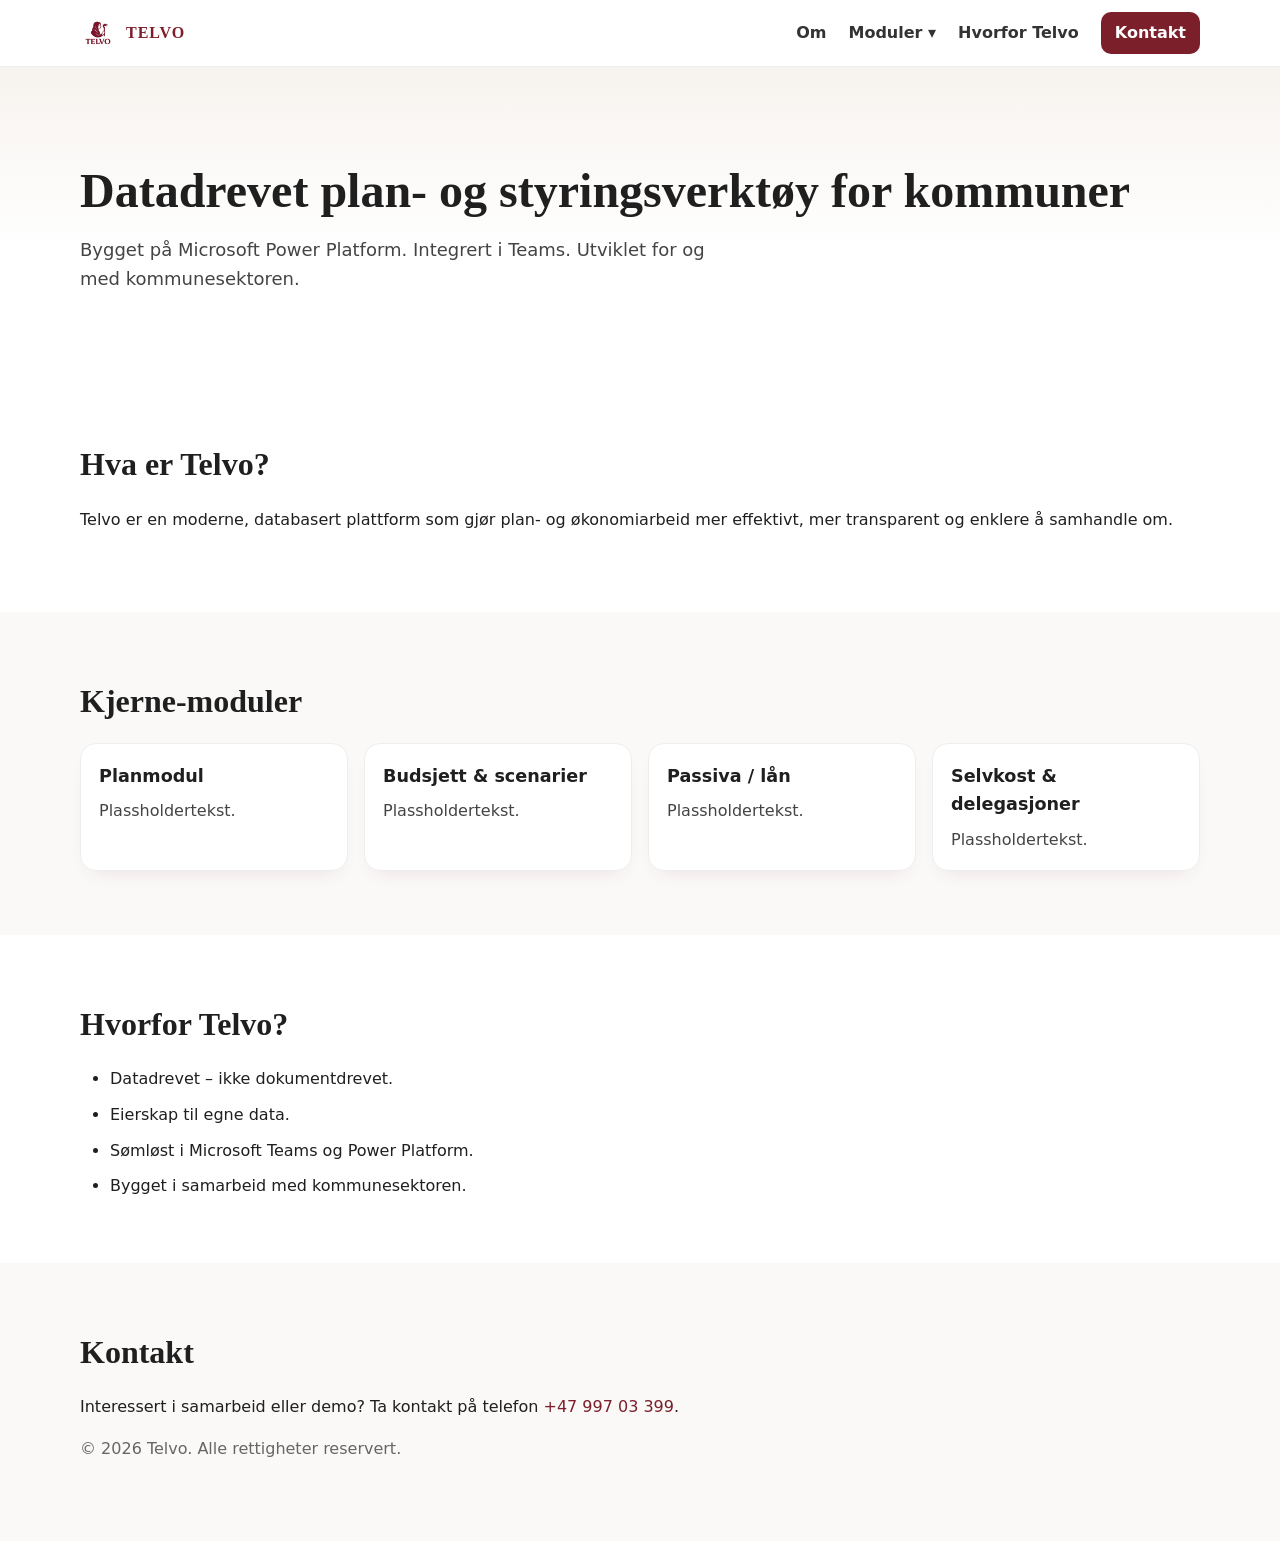
<file: index.html>
<!doctype html>
<html lang="no">
<head>
  <meta charset="utf-8">
  <meta name="viewport" content="width=device-width, initial-scale=1">
  <title>Telvo – Datadrevet plan- og styringsverktøy for kommuner</title>
  <link rel="stylesheet" href="styles.css">
  <link rel="icon" href="assets/telvo-logo.png">

  <style>
    /* --- Dropdown (popup under "Moduler") --- */
    .dropdown { position: relative; display: inline-block; }
    .dropbtn { cursor: pointer; padding: 0; }
    .dropdown-content {
      display: none;
      position: absolute;
      background-color: #fff;
      min-width: 220px;
      box-shadow: 0 4px 12px rgba(0,0,0,0.15);
      border-radius: 8px;
      padding: 0.5rem 0;
      top: 100%; left: 0;
      z-index: 1000;
      opacity: 0; transform: translateY(5px);
      transition: opacity 0.2s ease, transform 0.2s ease;
    }
    .dropdown-content a {
      color: #222;
      padding: 0.6rem 1rem;
      display: block;
      text-decoration: none;
      transition: background 0.2s;
    }
    .dropdown-content a:hover { background: #f5f5f5; }
    .dropdown:hover .dropdown-content,
    .dropdown.active .dropdown-content {
      display: block; opacity: 1; transform: translateY(0);
    }
  </style>
</head>
<body>

<!-- PASSORDVEGG -->
<div id="password-screen" class="password-screen" style="display:none;">
  <div class="password-box">
    <img src="assets/telvo-logo.png" alt="Telvo logo" class="pw-logo">
    <h2>Skriv inn tilgangskode for å åpne Telvo</h2>
    <input type="password" id="password-input" placeholder="Tilgangskode">
    <button id="password-button">OK</button>
    <p id="password-message" class="message"></p>
    <p class="hint">For samarbeidspartnere – kontakt <a href="mailto:lars@telvo.no">lars@telvo.no</a> for tilgang.</p>
  </div>
</div>

<!-- HOVEDINNHOLD -->
<div id="content" style="display:none;">
  <header class="site-header">
    <div class="container header-inner">
      <a href="#top" class="brand">
        <img src="assets/telvo-logo.png" alt="Telvo logo">
        <span class="brand-name">TELVO</span>
      </a>
      <nav class="nav" id="nav">
        <a href="#om">Om</a>

        <!-- Dynamisk dropdown for moduler -->
        <div class="dropdown" id="modulesDropdown">
          <a href="/moduler/" class="dropbtn">Moduler ▾</a>
          <div class="dropdown-content" id="modulesList">
            <span style="display:block;padding:0.6rem 1rem;color:#777;">Laster moduler…</span>
          </div>
        </div>

        <a href="#hvorfor">Hvorfor Telvo</a>
        <a class="cta" href="#kontakt">Kontakt</a>
      </nav>
    </div>
  </header>

  <main id="top">
    <section class="hero">
      <div class="container hero-inner">
        <h1>Datadrevet plan- og styringsverktøy for kommuner</h1>
        <p class="lead">Bygget på Microsoft Power Platform. Integrert i Teams. Utviklet for og med kommunesektoren.</p>
      </div>
    </section>

    <section id="om" class="section">
      <div class="container">
        <h2>Hva er Telvo?</h2>
        <p>Telvo er en moderne, databasert plattform som gjør plan- og økonomiarbeid mer effektivt, mer transparent og enklere å samhandle om.</p>
      </div>
    </section>

    <section id="moduler" class="section alt">
      <div class="container">
        <h2>Kjerne-moduler</h2>
        <div class="cards">
          <article class="card"><h3>Planmodul</h3><p>Plassholdertekst.</p></article>
          <article class="card"><h3>Budsjett & scenarier</h3><p>Plassholdertekst.</p></article>
          <article class="card"><h3>Passiva / lån</h3><p>Plassholdertekst.</p></article>
          <article class="card"><h3>Selvkost & delegasjoner</h3><p>Plassholdertekst.</p></article>
        </div>
      </div>
    </section>

    <section id="hvorfor" class="section">
      <div class="container">
        <h2>Hvorfor Telvo?</h2>
        <ul class="bullets">
          <li>Datadrevet – ikke dokumentdrevet.</li>
          <li>Eierskap til egne data.</li>
          <li>Sømløst i Microsoft Teams og Power Platform.</li>
          <li>Bygget i samarbeid med kommunesektoren.</li>
        </ul>
      </div>
    </section>

    <section id="kontakt" class="section alt">
      <div class="container contact">
        <h2>Kontakt</h2>
        <p>Interessert i samarbeid eller demo? Ta kontakt på telefon <a href="tel:+4799703399">+47 997 03 399</a>.</p>
        <p class="smallprint">© <span id="year"></span> Telvo. Alle rettigheter reservert.</p>
      </div>
    </section>
  </main>
</div>

<script>
/* --- Passordbeskyttelse --- */
const correctPassword = "ndr3";
const passwordProtectionEnabled = false;
const pwScreen = document.getElementById("password-screen");
const content = document.getElementById("content");
const input = document.getElementById("password-input");
const button = document.getElementById("password-button");
const message = document.getElementById("password-message");
document.getElementById('year').textContent = new Date().getFullYear();

if (!passwordProtectionEnabled) {
  pwScreen.style.display = "none";
  content.style.display = "block";
} else {
  pwScreen.style.display = "flex";
  content.style.display = "none";
  button.addEventListener("click", checkPassword);
  input.addEventListener("keypress", e => { if (e.key === "Enter") checkPassword(); });
}
function checkPassword() {
  if (input.value === correctPassword) {
    pwScreen.style.display = "none";
    content.style.display = "block";
  } else {
    message.textContent = "Feil tilgangskode.";
    input.value = "";
    input.focus();
  }
}

/* --- Dynamisk modul-dropdown --- */
(async () => {
  const dropdown = document.getElementById('modulesList');
  if (!dropdown) return;

  try {
    const res = await fetch("https://api.github.com/repos/larsvedoy/telvo-site/contents/moduler");
    if (!res.ok) throw new Error('GitHub-svar ' + res.status);
    const data = await res.json();

    dropdown.innerHTML = ""; // fjern "laster..."
    data.forEach(item => {
      if (item.type === "dir") {
        const a = document.createElement("a");
        const cleanName = item.name.charAt(0).toUpperCase() + item.name.slice(1);
        a.textContent = cleanName;
        a.href = "/moduler/" + item.name + "/";
        dropdown.appendChild(a);
      }
    });

    if (!dropdown.innerHTML.trim()) {
      dropdown.innerHTML = '<span style="display:block;padding:0.6rem 1rem;color:#777;">Ingen moduler funnet</span>';
    }
  } catch (err) {
    console.warn("Kunne ikke hente moduler fra GitHub:", err);
    dropdown.innerHTML = '<a href="/moduler/plan/">Plan</a>';
  }
})();

/* --- Mobilvennlig dropdown --- */
document.addEventListener("click", e => {
  const dropdown = document.getElementById("modulesDropdown");
  if (!dropdown) return;
  if (dropdown.contains(e.target)) dropdown.classList.toggle("active");
  else dropdown.classList.remove("active");
});
</script>
</body>
</html>
</file>
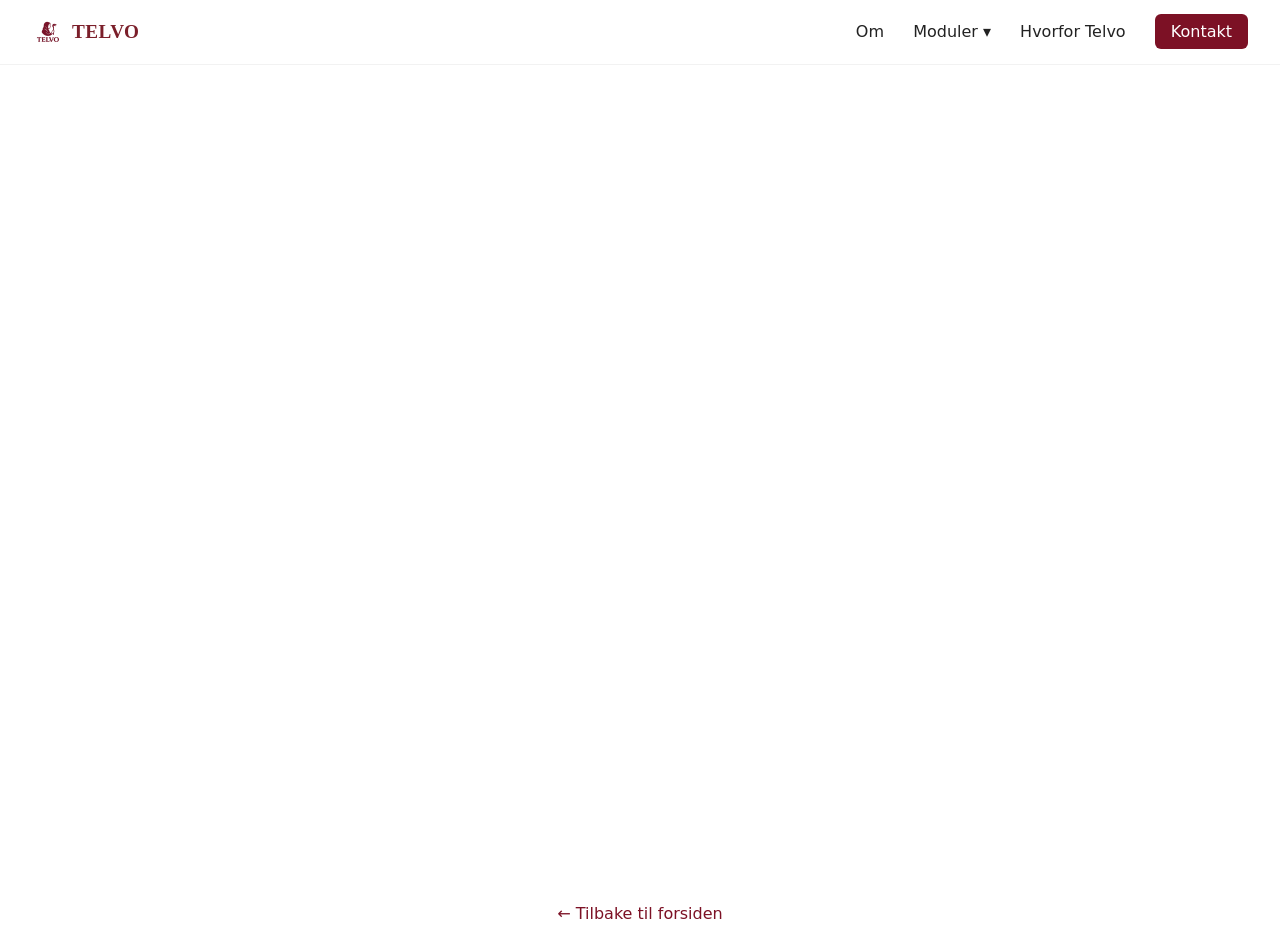
<file: moduler/index.html>
<!DOCTYPE html>
<html lang="no">
<head>
<meta charset="utf-8" />
<meta name="viewport" content="width=device-width, initial-scale=1" />
<title>Moduler – Telvo</title>
<link rel="stylesheet" href="/styles.css">
<style>
  body {
    margin: 0;
    font-family: system-ui, -apple-system, "Segoe UI", Roboto, Inter, Arial, sans-serif;
    color: #222;
    background: #fff;
  }

  /* --- Header --- */
  header {
    position: sticky;
    top: 0;
    z-index: 100;
    background: rgba(255,255,255,0.9);
    backdrop-filter: blur(6px);
    display: flex;
    justify-content: space-between;
    align-items: center;
    padding: 1rem 2rem;
    border-bottom: 1px solid rgba(0,0,0,0.05);
  }
  header .brand {
    display: flex;
    align-items: center;
    gap: .5rem;
    font-weight: 600;
    font-size: 1.2rem;
    color: #222;
    text-decoration: none;
  }
  header .brand-name {letter-spacing:.5px;}
  nav a {
    color: #222;
    text-decoration: none;
    margin-left: 1.5rem;
    font-weight: 500;
    transition: opacity .2s;
  }
  nav a:hover { opacity: .7; }
  nav .cta {
    background: #7c1125;
    color: #fff;
    padding: .5rem 1rem;
    border-radius: 6px;
    margin-left: 1.5rem;
  }

  /* --- Dropdown --- */
  .dropdown {
    position: relative;
    display: inline-block;
  }
  .dropbtn {
    cursor: pointer;
  }
  .dropdown-content {
    display: none;
    position: absolute;
    background-color: #fff;
    min-width: 220px;
    box-shadow: 0 4px 12px rgba(0,0,0,0.15);
    border-radius: 8px;
    padding: 0.5rem 0;
    top: 100%;
    left: 0;
    z-index: 9999;
    opacity: 0;
    transform: translateY(5px);
    transition: opacity 0.2s ease, transform 0.2s ease;
  }
  .dropdown-content a {
    color: #222;
    padding: 0.6rem 1rem;
    display: block;
    text-decoration: none;
    transition: background 0.2s;
  }
  .dropdown-content a:hover {
    background: #f5f5f5;
  }
  .dropdown:hover .dropdown-content {
    display: block;
    opacity: 1;
    transform: translateY(0);
  }

  /* --- Main and Footer --- */
  main {
    height: calc(100vh - 80px);
    display: flex;
    flex-direction: column;
    background: #fff;
  }

  iframe {
    flex: 1;
    width: 100%;
    border: none;
  }

  footer {
    text-align: center;
    padding: 1rem 0;
  }
  footer a {
    text-decoration: none;
    color: #7c1125;
    font-weight: 500;
  }

  /* --- Touch support (åpner dropdown ved trykk) --- */
  @media (hover: none) {
    .dropdown-content {
      display: none;
    }
    .dropdown:focus-within .dropdown-content {
      display: block;
      opacity: 1;
      transform: translateY(0);
    }
  }
</style>
</head>
<body>

<header>
  <a href="/" class="brand">
    <img src="/assets/telvo-logo.png" alt="Telvo logo" style="height:32px;">
    <span class="brand-name">TELVO</span>
  </a>
  <nav>
    <a href="/#om">Om</a>

    <!-- Dynamisk modul-meny -->
    <div class="dropdown" id="modulesDropdown">
      <a href="/moduler/" class="dropbtn">Moduler ▾</a>
      <div class="dropdown-content" id="modulesList">
        <span style="display:block;padding:0.6rem 1rem;color:#777;">Laster moduler…</span>
      </div>
    </div>

    <a href="/#hvorfor">Hvorfor Telvo</a>
    <a class="cta" href="/#kontakt">Kontakt</a>
  </nav>
</header>

<main>
  <iframe
    src="https://viewer.diagrams.net/?tags=%7B%7D&lightbox=1&highlight=0000ff&edit=_blank&layers=1&nav=1&title=Telvo.drawio&dark=auto#Uhttps%3A%2F%2Fdrive.google.com%2Fuc%3Fid%3D1JHXo53BL1EqIK1838iRocbslcQpWjJi5%26export%3Ddownload"
    allowfullscreen
  ></iframe>
</main>

<footer>
  <a href="/">← Tilbake til forsiden</a>
</footer>

<script>
/* --- Dynamisk modul-dropdown --- */
(async () => {
  const dropdown = document.getElementById('modulesList');
  if (!dropdown) return;

  try {
    const res = await fetch("https://api.github.com/repos/larsvedoy/telvo-site/contents/moduler");
    if (!res.ok) throw new Error('GitHub-svar ' + res.status);
    const data = await res.json();

    dropdown.innerHTML = "";
    data.forEach(item => {
      if (item.type === "dir") {
        const a = document.createElement("a");
        const cleanName = item.name.charAt(0).toUpperCase() + item.name.slice(1);
        a.textContent = cleanName;
        a.href = "/moduler/" + item.name + "/";
        dropdown.appendChild(a);
      }
    });

    if (!dropdown.innerHTML.trim()) {
      dropdown.innerHTML = '<span style="display:block;padding:0.6rem 1rem;color:#777;">Ingen moduler funnet</span>';
    }
  } catch (err) {
    console.warn("Kunne ikke hente moduler fra GitHub:", err);
    dropdown.innerHTML = '<a href="/moduler/plan/">Plan</a>';
  }
})();
</script>
</body>
</html>
</file>
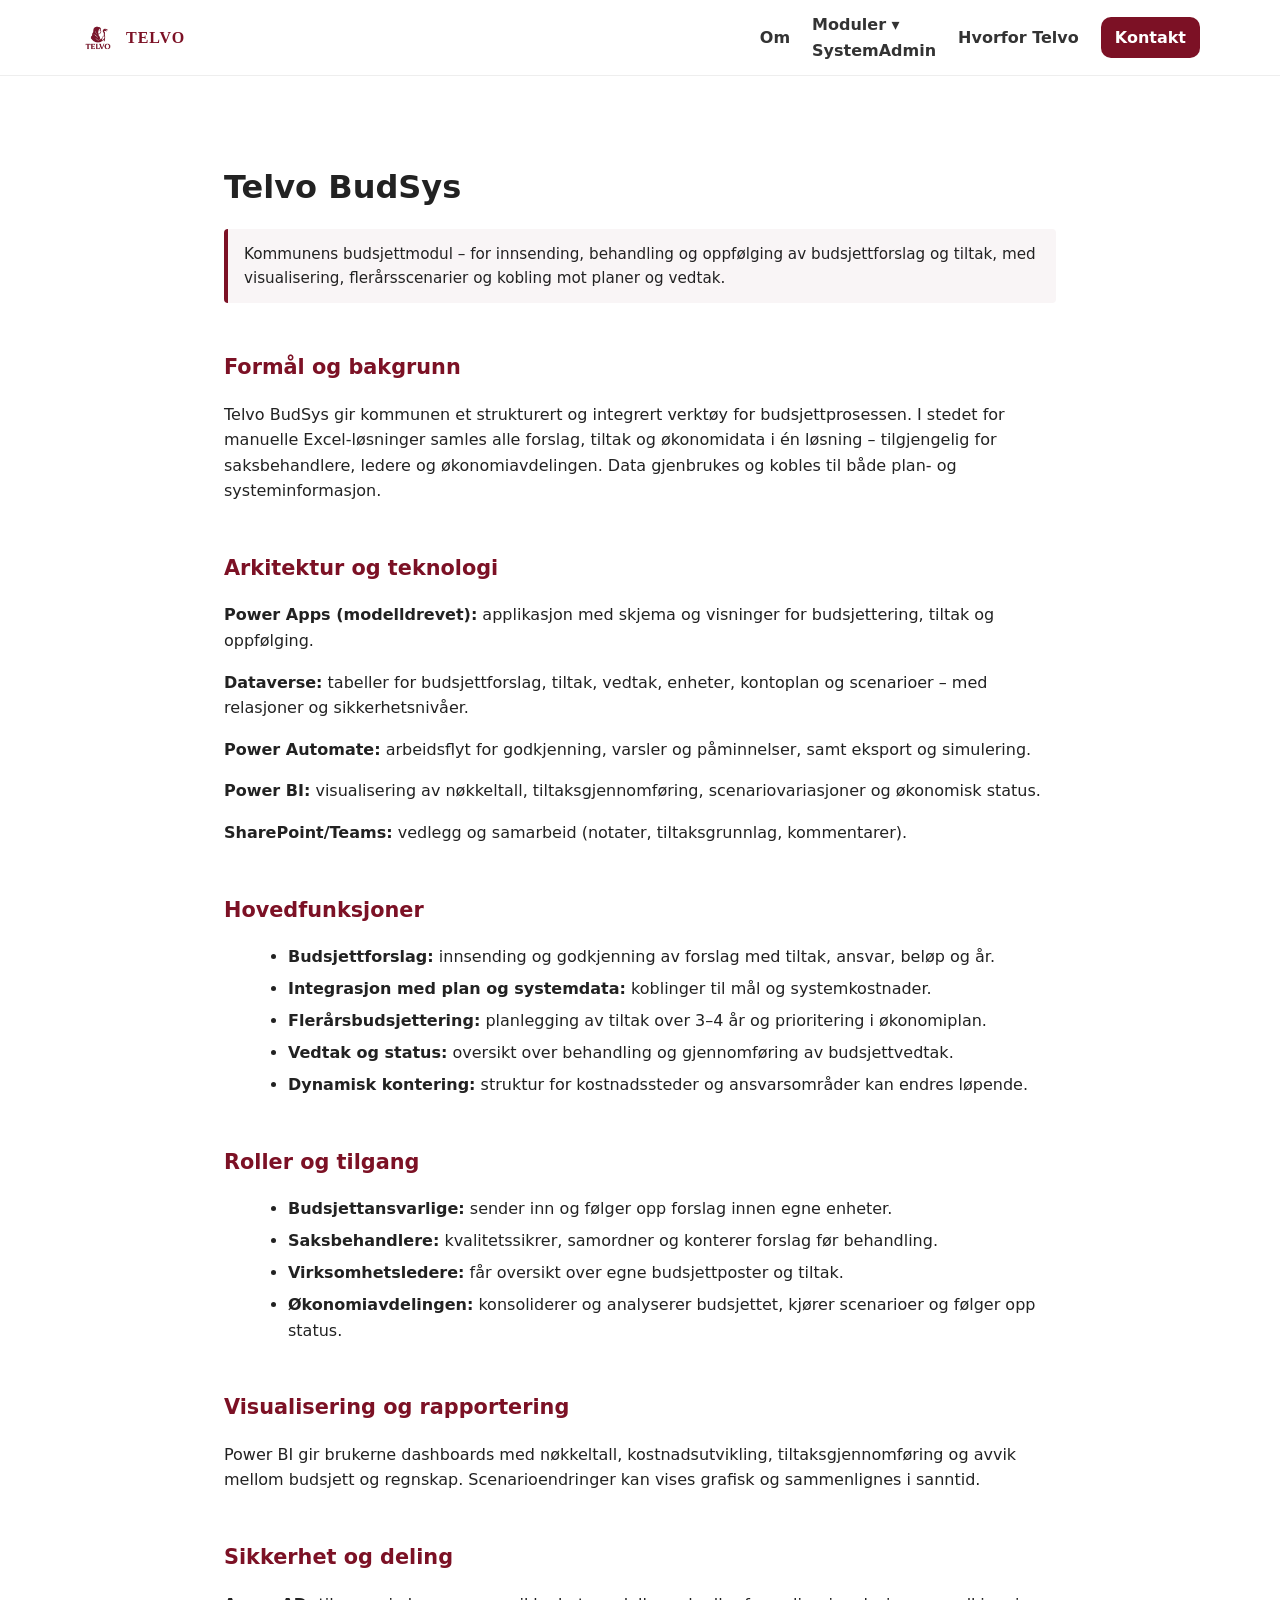
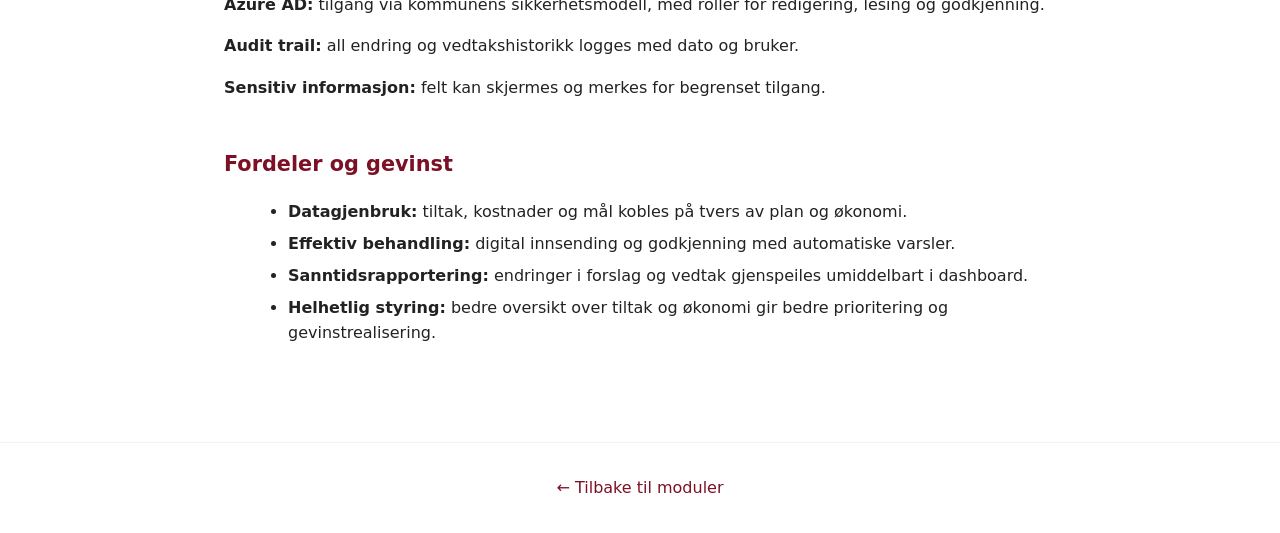
<file: moduler/budsjett/index.html>
<!doctype html>
<html lang="no">
<head>
  <meta charset="utf-8">
  <meta name="viewport" content="width=device-width, initial-scale=1">
  <title>BudSys – Telvo</title>
  <link rel="stylesheet" href="/styles.css">
  <link rel="icon" href="/assets/telvo-logo.png">
  <meta name="description" content="Telvo BudSys: kommunens budsjettmodul – for helhetlig økonomistyring, tiltak, vedtak og scenarioplanlegging i Power Platform.">

  <style>
    :root { --accent:#7c1125; }
    main {
      max-width: 880px;
      margin: 0 auto;
      padding: 4rem 1.5rem 5rem;
      line-height: 1.6;
      color: #222;
    }
    h1 { font-size: 2rem; margin-bottom: .5rem; }
    h2 { margin-top: 3rem; font-size: 1.3rem; color: var(--accent); }
    p { margin-top: 1rem; }
    ul { margin: 1rem 0 1rem 1.5rem; }
    li { margin-bottom: .4rem; }
    .highlight {
      background: #f9f5f6;
      border-left: 4px solid var(--accent);
      padding: .8rem 1rem;
      border-radius: 4px;
      font-size: .95rem;
    }
    footer {
      text-align: center;
      padding: 2rem 0;
      border-top: 1px solid rgba(0,0,0,0.05);
    }
    footer a { text-decoration: none; color: var(--accent); font-weight: 500; }
  </style>
</head>
<body>

<header class="site-header">
  <div class="container header-inner">
    <a href="/" class="brand">
      <img src="/assets/telvo-logo.png" alt="Telvo logo">
      <span class="brand-name">TELVO</span>
    </a>
    <nav class="nav" id="nav">
      <a href="/#om">Om</a>
      <div class="dropdown" id="modulesDropdown">
        <a href="/moduler/" class="dropbtn">Moduler ▾</a>
        <div class="dropdown-content" id="modulesList">
          <span style="display:block;padding:0.6rem 1rem;color:#777;">Laster moduler…</span>
        </div>
      </div>
      <a href="/#hvorfor">Hvorfor Telvo</a>
      <a class="cta" href="/#kontakt">Kontakt</a>
    </nav>
  </div>
</header>

<main>
  <h1>Telvo BudSys</h1>
  <p class="highlight">Kommunens budsjettmodul – for innsending, behandling og oppfølging av budsjettforslag og tiltak, med visualisering, flerårsscenarier og kobling mot planer og vedtak.</p>

  <h2>Formål og bakgrunn</h2>
  <p>Telvo BudSys gir kommunen et strukturert og integrert verktøy for budsjettprosessen. I stedet for manuelle Excel-løsninger samles alle forslag, tiltak og økonomidata i én løsning – tilgjengelig for saksbehandlere, ledere og økonomiavdelingen. Data gjenbrukes og kobles til både plan- og systeminformasjon.</p>

  <h2>Arkitektur og teknologi</h2>
  <p><strong>Power Apps (modelldrevet):</strong> applikasjon med skjema og visninger for budsjettering, tiltak og oppfølging.</p>
  <p><strong>Dataverse:</strong> tabeller for budsjettforslag, tiltak, vedtak, enheter, kontoplan og scenarioer – med relasjoner og sikkerhetsnivåer.</p>
  <p><strong>Power Automate:</strong> arbeidsflyt for godkjenning, varsler og påminnelser, samt eksport og simulering.</p>
  <p><strong>Power BI:</strong> visualisering av nøkkeltall, tiltaksgjennomføring, scenariovariasjoner og økonomisk status.</p>
  <p><strong>SharePoint/Teams:</strong> vedlegg og samarbeid (notater, tiltaksgrunnlag, kommentarer).</p>

  <h2>Hovedfunksjoner</h2>
  <ul>
    <li><strong>Budsjettforslag:</strong> innsending og godkjenning av forslag med tiltak, ansvar, beløp og år.</li>
    <li><strong>Integrasjon med plan og systemdata:</strong> koblinger til mål og systemkostnader.</li>
    <li><strong>Flerårsbudsjettering:</strong> planlegging av tiltak over 3–4 år og prioritering i økonomiplan.</li>
    <li><strong>Vedtak og status:</strong> oversikt over behandling og gjennomføring av budsjettvedtak.</li>
    <li><strong>Dynamisk kontering:</strong> struktur for kostnadssteder og ansvarsområder kan endres løpende.</li>
  </ul>

  <h2>Roller og tilgang</h2>
  <ul>
    <li><strong>Budsjettansvarlige:</strong> sender inn og følger opp forslag innen egne enheter.</li>
    <li><strong>Saksbehandlere:</strong> kvalitetssikrer, samordner og konterer forslag før behandling.</li>
    <li><strong>Virksomhetsledere:</strong> får oversikt over egne budsjettposter og tiltak.</li>
    <li><strong>Økonomiavdelingen:</strong> konsoliderer og analyserer budsjettet, kjører scenarioer og følger opp status.</li>
  </ul>

  <h2>Visualisering og rapportering</h2>
  <p>Power BI gir brukerne dashboards med nøkkeltall, kostnadsutvikling, tiltaksgjennomføring og avvik mellom budsjett og regnskap. Scenarioendringer kan vises grafisk og sammenlignes i sanntid.</p>

  <h2>Sikkerhet og deling</h2>
  <p><strong>Azure AD:</strong> tilgang via kommunens sikkerhetsmodell, med roller for redigering, lesing og godkjenning.</p>
  <p><strong>Audit trail:</strong> all endring og vedtakshistorikk logges med dato og bruker.</p>
  <p><strong>Sensitiv informasjon:</strong> felt kan skjermes og merkes for begrenset tilgang.</p>

  <h2>Fordeler og gevinst</h2>
  <ul>
    <li><strong>Datagjenbruk:</strong> tiltak, kostnader og mål kobles på tvers av plan og økonomi.</li>
    <li><strong>Effektiv behandling:</strong> digital innsending og godkjenning med automatiske varsler.</li>
    <li><strong>Sanntidsrapportering:</strong> endringer i forslag og vedtak gjenspeiles umiddelbart i dashboard.</li>
    <li><strong>Helhetlig styring:</strong> bedre oversikt over tiltak og økonomi gir bedre prioritering og gevinstrealisering.</li>
  </ul>
</main>

<footer>
  <a href="/moduler/">&larr; Tilbake til moduler</a>
</footer>

<script>
(async () => {
  const dropdown = document.getElementById('modulesList');
  if (!dropdown) return;
  try {
    const res = await fetch("https://api.github.com/repos/larsvedoy/telvo-site/contents/moduler");
    if (!res.ok) throw new Error('GitHub-svar ' + res.status);
    const data = await res.json();
    dropdown.innerHTML = "";
    data.forEach(item => {
      if (item.type === "dir") {
        const a = document.createElement("a");
        const cleanName = item.name.charAt(0).toUpperCase() + item.name.slice(1);
        a.textContent = cleanName;
        a.href = "/moduler/" + item.name + "/";
        dropdown.appendChild(a);
      }
    });
    if (!dropdown.innerHTML.trim()) {
      dropdown.innerHTML = '<span style="display:block;padding:0.6rem 1rem;color:#777;">Ingen moduler funnet</span>';
    }
  } catch (err) {
    console.warn("Kunne ikke hente moduler fra GitHub:", err);
    dropdown.innerHTML = '<a href="/moduler/systemadmin/">SystemAdmin</a>';
  }
})();

document.addEventListener("click", e => {
  const dropdownWrap = document.getElementById("modulesDropdown");
  if (!dropdownWrap) return;
  if (dropdownWrap.contains(e.target)) dropdownWrap.classList.toggle("active");
  else dropdownWrap.classList.remove("active");
});
</script>
</body>
</html>
</file>
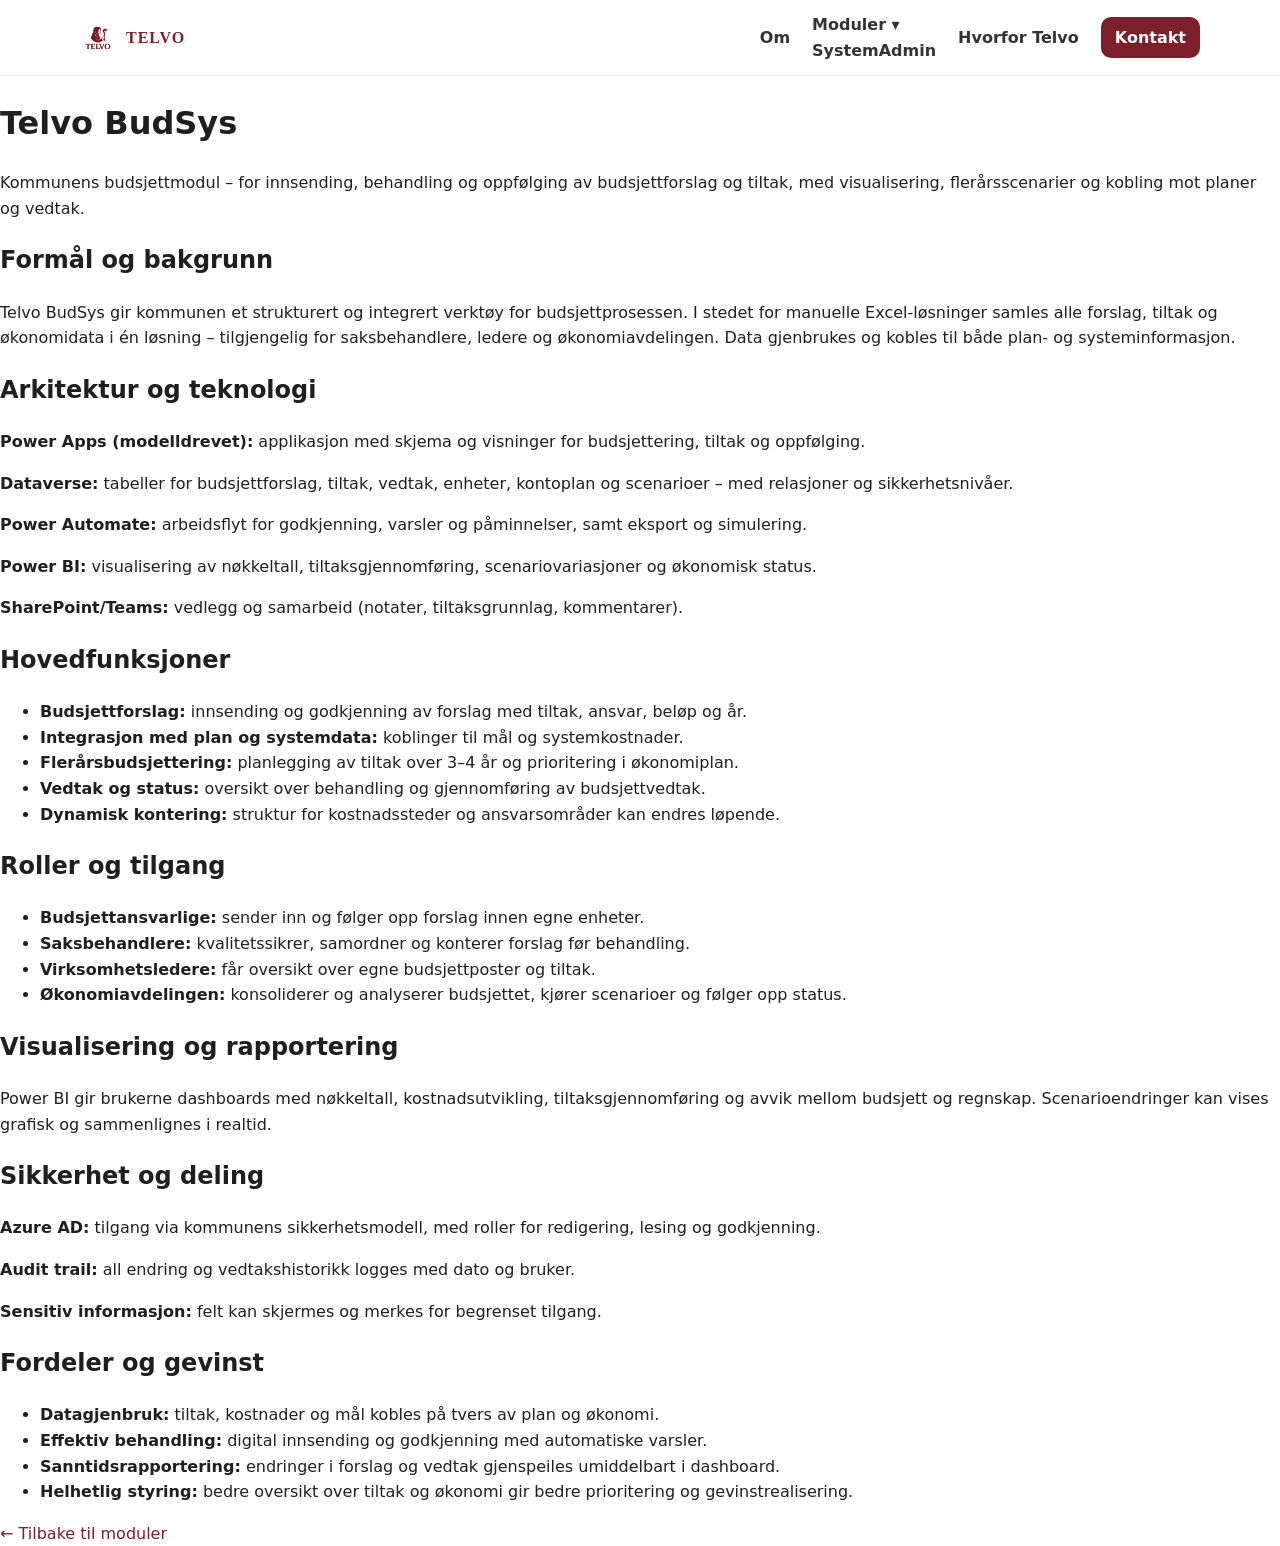
<file: moduler/budsys/index.html>
<!doctype html>
<html lang="no">
<head>
  <meta charset="utf-8">
  <meta name="viewport" content="width=device-width, initial-scale=1">
  <title>BudSys – Telvo</title>
  <link rel="stylesheet" href="/styles.css">
  <link rel="icon" href="/assets/telvo-logo.png">
  <meta name="description" content="Telvo BudSys: kommunens budsjettmodul – for helhetlig økonomistyring, tiltak, vedtak og scenarioplanlegging i Power Platform.">
</head>
<body>

<header class="site-header">
  <div class="container header-inner">
    <a href="/" class="brand">
      <img src="/assets/telvo-logo.png" alt="Telvo logo">
      <span class="brand-name">TELVO</span>
    </a>
    <nav class="nav" id="nav">
      <a href="/#om">Om</a>
      <div class="dropdown" id="modulesDropdown">
        <a href="/moduler/" class="dropbtn">Moduler ▾</a>
        <div class="dropdown-content" id="modulesList">
          <span style="display:block;padding:0.6rem 1rem;color:#777;">Laster moduler…</span>
        </div>
      </div>
      <a href="/#hvorfor">Hvorfor Telvo</a>
      <a class="cta" href="/#kontakt">Kontakt</a>
    </nav>
  </div>
</header>

<main>
  <h1>Telvo BudSys</h1>
  <p class="highlight">Kommunens budsjettmodul – for innsending, behandling og oppfølging av budsjettforslag og tiltak, med visualisering, flerårsscenarier og kobling mot planer og vedtak.</p>

  <h2>Formål og bakgrunn</h2>
  <p>Telvo BudSys gir kommunen et strukturert og integrert verktøy for budsjettprosessen. I stedet for manuelle Excel-løsninger samles alle forslag, tiltak og økonomidata i én løsning – tilgjengelig for saksbehandlere, ledere og økonomiavdelingen. Data gjenbrukes og kobles til både plan- og systeminformasjon.</p>

  <h2>Arkitektur og teknologi</h2>
  <p><strong>Power Apps (modelldrevet):</strong> applikasjon med skjema og visninger for budsjettering, tiltak og oppfølging.</p>
  <p><strong>Dataverse:</strong> tabeller for budsjettforslag, tiltak, vedtak, enheter, kontoplan og scenarioer – med relasjoner og sikkerhetsnivåer.</p>
  <p><strong>Power Automate:</strong> arbeidsflyt for godkjenning, varsler og påminnelser, samt eksport og simulering.</p>
  <p><strong>Power BI:</strong> visualisering av nøkkeltall, tiltaksgjennomføring, scenariovariasjoner og økonomisk status.</p>
  <p><strong>SharePoint/Teams:</strong> vedlegg og samarbeid (notater, tiltaksgrunnlag, kommentarer).</p>

  <h2>Hovedfunksjoner</h2>
  <ul>
    <li><strong>Budsjettforslag:</strong> innsending og godkjenning av forslag med tiltak, ansvar, beløp og år.</li>
    <li><strong>Integrasjon med plan og systemdata:</strong> koblinger til mål og systemkostnader.</li>
    <li><strong>Flerårsbudsjettering:</strong> planlegging av tiltak over 3–4 år og prioritering i økonomiplan.</li>
    <li><strong>Vedtak og status:</strong> oversikt over behandling og gjennomføring av budsjettvedtak.</li>
    <li><strong>Dynamisk kontering:</strong> struktur for kostnadssteder og ansvarsområder kan endres løpende.</li>
  </ul>

  <h2>Roller og tilgang</h2>
  <ul>
    <li><strong>Budsjettansvarlige:</strong> sender inn og følger opp forslag innen egne enheter.</li>
    <li><strong>Saksbehandlere:</strong> kvalitetssikrer, samordner og konterer forslag før behandling.</li>
    <li><strong>Virksomhetsledere:</strong> får oversikt over egne budsjettposter og tiltak.</li>
    <li><strong>Økonomiavdelingen:</strong> konsoliderer og analyserer budsjettet, kjører scenarioer og følger opp status.</li>
  </ul>

  <h2>Visualisering og rapportering</h2>
  <p>Power BI gir brukerne dashboards med nøkkeltall, kostnadsutvikling, tiltaksgjennomføring og avvik mellom budsjett og regnskap. Scenarioendringer kan vises grafisk og sammenlignes i realtid.</p>

  <h2>Sikkerhet og deling</h2>
  <p><strong>Azure AD:</strong> tilgang via kommunens sikkerhetsmodell, med roller for redigering, lesing og godkjenning.</p>
  <p><strong>Audit trail:</strong> all endring og vedtakshistorikk logges med dato og bruker.</p>
  <p><strong>Sensitiv informasjon:</strong> felt kan skjermes og merkes for begrenset tilgang.</p>

  <h2>Fordeler og gevinst</h2>
  <ul>
    <li><strong>Datagjenbruk:</strong> tiltak, kostnader og mål kobles på tvers av plan og økonomi.</li>
    <li><strong>Effektiv behandling:</strong> digital innsending og godkjenning med automatiske varsler.</li>
    <li><strong>Sanntidsrapportering:</strong> endringer i forslag og vedtak gjenspeiles umiddelbart i dashboard.</li>
    <li><strong>Helhetlig styring:</strong> bedre oversikt over tiltak og økonomi gir bedre prioritering og gevinstrealisering.</li>
  </ul>
</main>

<footer>
  <a href="/moduler/">← Tilbake til moduler</a>
</footer>

<script>
(async () => {
  const dropdown = document.getElementById('modulesList');
  if (!dropdown) return;
  try {
    const res = await fetch("https://api.github.com/repos/larsvedoy/telvo-site/contents/moduler");
    if (!res.ok) throw new Error('GitHub-svar ' + res.status);
    const data = await res.json();
    dropdown.innerHTML = "";
    data.forEach(item => {
      if (item.type === "dir") {
        const a = document.createElement("a");
        const cleanName = item.name.charAt(0).toUpperCase() + item.name.slice(1);
        a.textContent = cleanName;
        a.href = "/moduler/" + item.name + "/";
        dropdown.appendChild(a);
      }
    });
    if (!dropdown.innerHTML.trim()) {
      dropdown.innerHTML = '<span style="display:block;padding:0.6rem 1rem;color:#777;">Ingen moduler funnet</span>';
    }
  } catch (err) {
    console.warn("Kunne ikke hente moduler fra GitHub:", err);
    dropdown.innerHTML = '<a href="/moduler/systemadmin/">SystemAdmin</a>';
  }
})();

document.addEventListener("click", e => {
  const dropdownWrap = document.getElementById("modulesDropdown");
  if (!dropdownWrap) return;
  if (dropdownWrap.contains(e.target)) dropdownWrap.classList.toggle("active");
  else dropdownWrap.classList.remove("active");
});
</script>
</body>
</html>
</file>
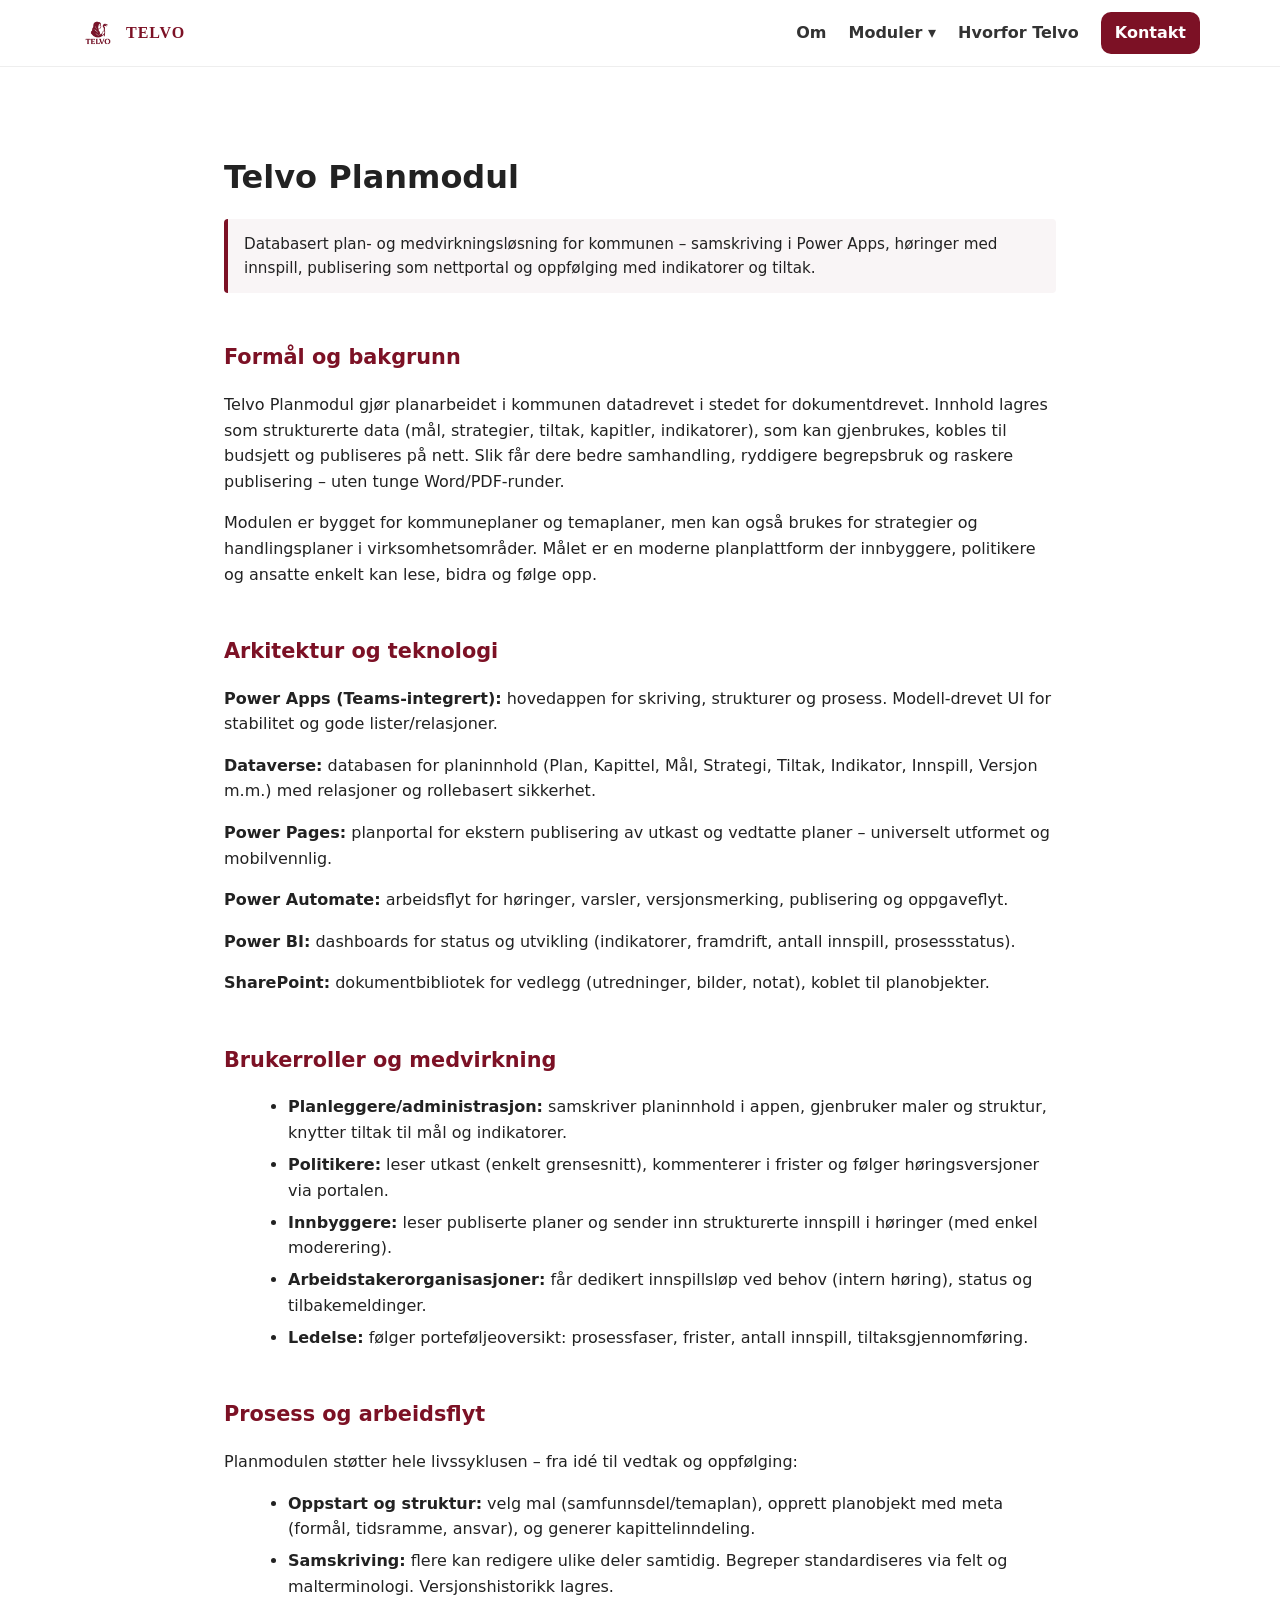
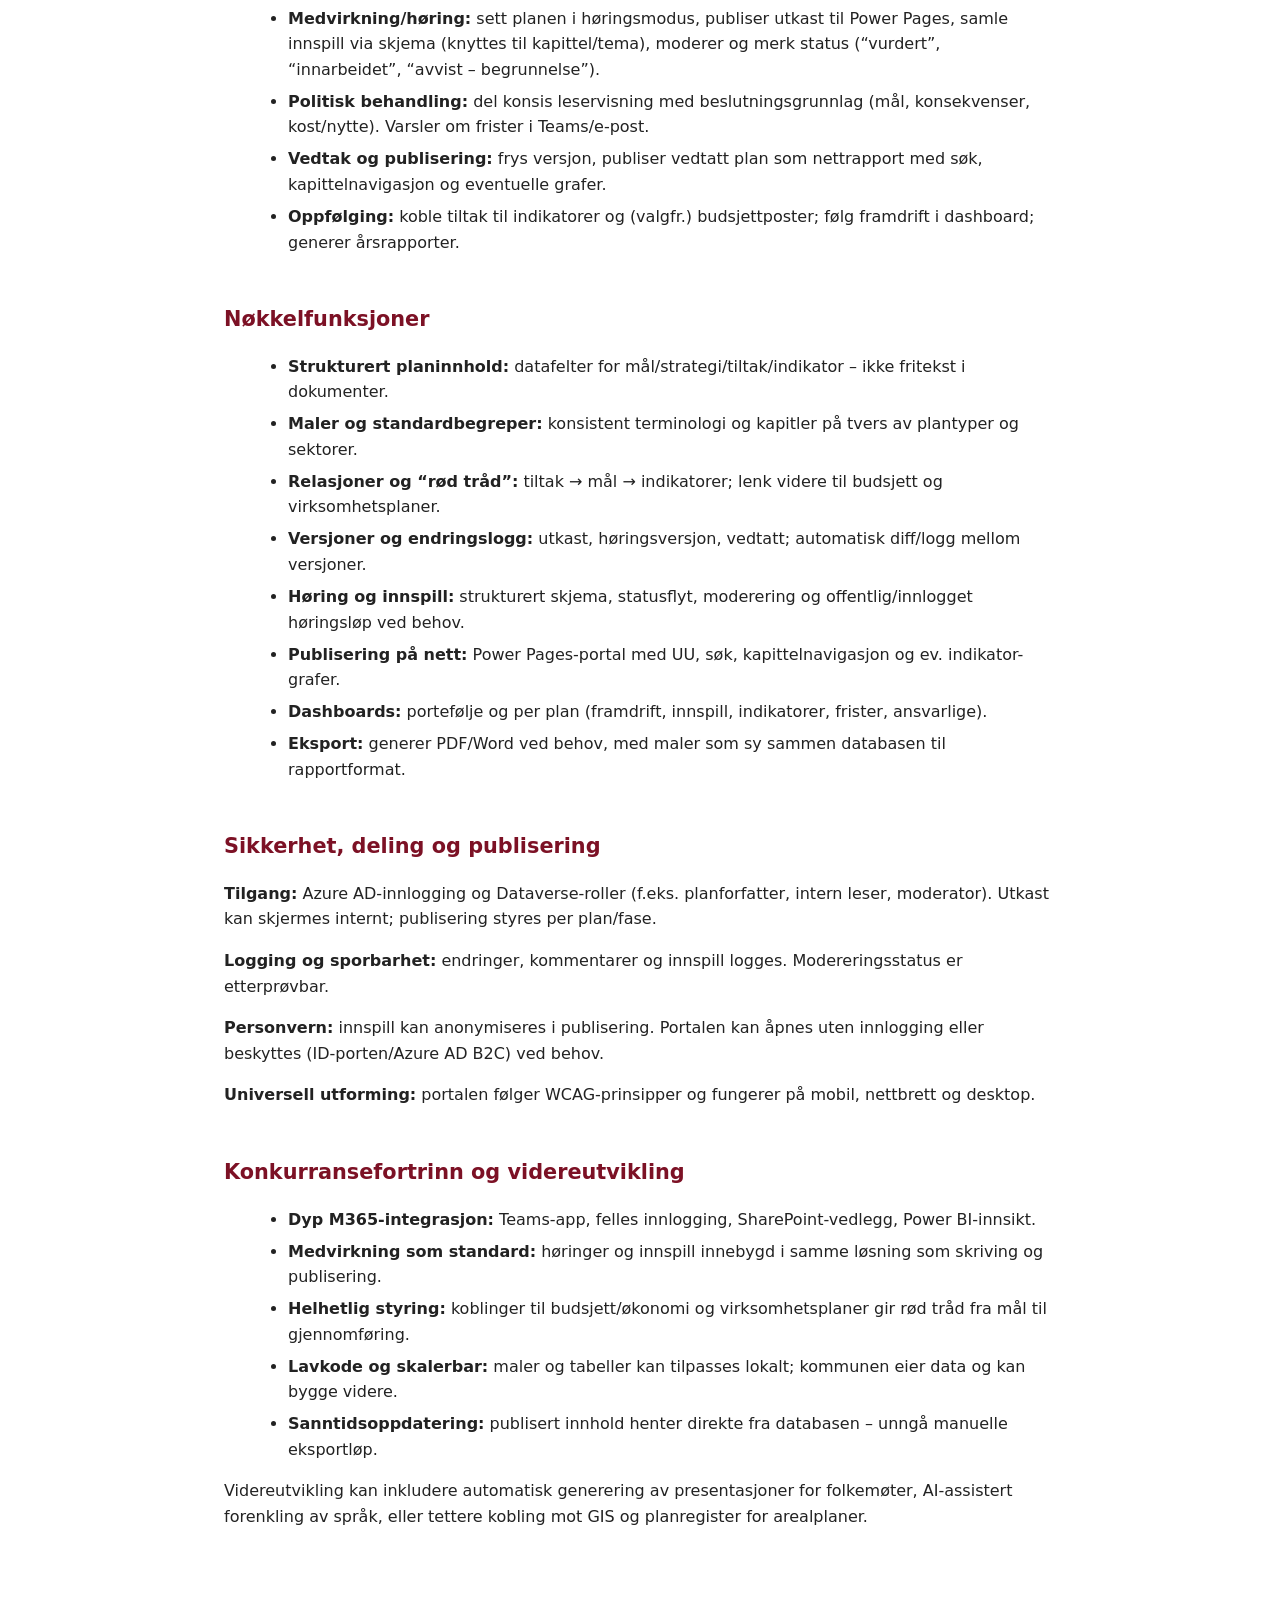
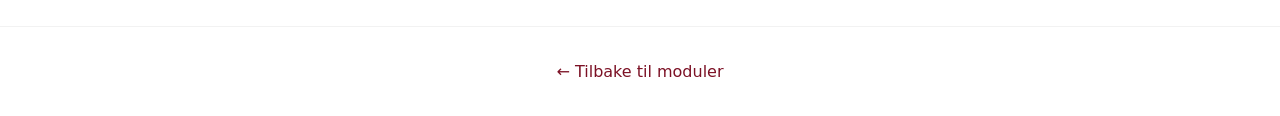
<file: moduler/plan/index.html>
<!doctype html>
<html lang="no">
<head>
  <meta charset="utf-8">
  <meta name="viewport" content="width=device-width, initial-scale=1">
  <title>Planmodul – Telvo</title>
  <link rel="stylesheet" href="/styles.css">
  <link rel="icon" href="/assets/telvo-logo.png">
  <meta name="description" content="Telvo Planmodul: databasert plan- og medvirkningsløsning for kommunen, bygget på Microsoft Power Platform – med samskriving, høring, publisering og oppfølging.">

  <style>
    /* --- Dropdown (identisk med forsiden) --- */
    .dropdown { position: relative; display: inline-block; }
    .dropbtn { cursor: pointer; padding: 0; }
    .dropdown-content {
      display: none;
      position: absolute;
      background-color: #fff;
      min-width: 220px;
      box-shadow: 0 4px 12px rgba(0,0,0,0.15);
      border-radius: 8px;
      padding: 0.5rem 0;
      top: 100%; left: 0;
      z-index: 1000;
      opacity: 0; transform: translateY(5px);
      transition: opacity 0.2s ease, transform 0.2s ease;
    }
    .dropdown-content a {
      color: #222; padding: 0.6rem 1rem;
      display: block; text-decoration: none;
      transition: background 0.2s;
    }
    .dropdown-content a:hover { background: #f5f5f5; }
    .dropdown:hover .dropdown-content,
    .dropdown.active .dropdown-content {
      display: block; opacity: 1; transform: translateY(0);
    }

    /* --- Innhold / typografi --- */
    :root { --accent:#7c1125; }
    main {
      max-width: 880px;
      margin: 0 auto;
      padding: 4rem 1.5rem 5rem;
      line-height: 1.6;
      color: #222;
    }
    h1 { font-size: 2rem; margin-bottom: .5rem; }
    h2 { margin-top: 3rem; font-size: 1.3rem; color: var(--accent); }
    p { margin-top: 1rem; }
    ul { margin: 1rem 0 1rem 1.5rem; }
    li { margin-bottom: .4rem; }
    .highlight {
      background: #f9f5f6;
      border-left: 4px solid var(--accent);
      padding: .8rem 1rem;
      border-radius: 4px;
      font-size: .95rem;
    }
    footer {
      text-align: center;
      padding: 2rem 0;
      border-top: 1px solid rgba(0,0,0,0.05);
    }
    footer a { text-decoration: none; color: var(--accent); font-weight: 500; }

    /* --- Enkle responsive forbedringer --- */
    @media (max-width: 960px) {
      main { padding: 3rem 1.25rem 4rem; }
    }
    @media (max-width: 720px) {
      h1 { font-size: 1.75rem; }
      h2 { font-size: 1.15rem; }
      .dropdown-content { min-width: 200px; }
    }
    /* Touch-tilpasning for dropdown (tap for å åpne) håndteres i JS nedenfor */
  </style>
</head>
<body>

<header class="site-header">
  <div class="container header-inner">
    <a href="/" class="brand">
      <img src="/assets/telvo-logo.png" alt="Telvo logo">
      <span class="brand-name">TELVO</span>
    </a>
    <nav class="nav" id="nav">
      <a href="/#om">Om</a>

      <!-- Dynamisk dropdown for moduler (identisk mekanikk som forsiden) -->
      <div class="dropdown" id="modulesDropdown">
        <a href="/moduler/" class="dropbtn">Moduler ▾</a>
        <div class="dropdown-content" id="modulesList">
          <span style="display:block;padding:0.6rem 1rem;color:#777;">Laster moduler…</span>
        </div>
      </div>

      <a href="/#hvorfor">Hvorfor Telvo</a>
      <a class="cta" href="/#kontakt">Kontakt</a>
    </nav>
  </div>
</header>

<main>
  <h1>Telvo Planmodul</h1>
  <p class="highlight">Databasert plan- og medvirkningsløsning for kommunen – samskriving i Power Apps, høringer med innspill, publisering som nettportal og oppfølging med indikatorer og tiltak.</p>

  <h2>Formål og bakgrunn</h2>
  <p>Telvo Planmodul gjør planarbeidet i kommunen datadrevet i stedet for dokumentdrevet. Innhold lagres som strukturerte data (mål, strategier, tiltak, kapitler, indikatorer), som kan gjenbrukes, kobles til budsjett og publiseres på nett. Slik får dere bedre samhandling, ryddigere begrepsbruk og raskere publisering – uten tunge Word/PDF-runder.</p>
  <p>Modulen er bygget for kommuneplaner og temaplaner, men kan også brukes for strategier og handlingsplaner i virksomhetsområder. Målet er en moderne planplattform der innbyggere, politikere og ansatte enkelt kan lese, bidra og følge opp.</p>

  <h2>Arkitektur og teknologi</h2>
  <p><strong>Power Apps (Teams-integrert):</strong> hovedappen for skriving, strukturer og prosess. Modell-drevet UI for stabilitet og gode lister/relasjoner.</p>
  <p><strong>Dataverse:</strong> databasen for planinnhold (Plan, Kapittel, Mål, Strategi, Tiltak, Indikator, Innspill, Versjon m.m.) med relasjoner og rollebasert sikkerhet.</p>
  <p><strong>Power Pages:</strong> planportal for ekstern publisering av utkast og vedtatte planer – universelt utformet og mobilvennlig.</p>
  <p><strong>Power Automate:</strong> arbeidsflyt for høringer, varsler, versjonsmerking, publisering og oppgaveflyt.</p>
  <p><strong>Power BI:</strong> dashboards for status og utvikling (indikatorer, framdrift, antall innspill, prosessstatus).</p>
  <p><strong>SharePoint:</strong> dokumentbibliotek for vedlegg (utredninger, bilder, notat), koblet til planobjekter.</p>

  <h2>Brukerroller og medvirkning</h2>
  <ul>
    <li><strong>Planleggere/administrasjon:</strong> samskriver planinnhold i appen, gjenbruker maler og struktur, knytter tiltak til mål og indikatorer.</li>
    <li><strong>Politikere:</strong> leser utkast (enkelt grensesnitt), kommenterer i frister og følger høringsversjoner via portalen.</li>
    <li><strong>Innbyggere:</strong> leser publiserte planer og sender inn strukturerte innspill i høringer (med enkel moderering).</li>
    <li><strong>Arbeidstakerorganisasjoner:</strong> får dedikert innspillsløp ved behov (intern høring), status og tilbakemeldinger.</li>
    <li><strong>Ledelse:</strong> følger porteføljeoversikt: prosessfaser, frister, antall innspill, tiltaksgjennomføring.</li>
  </ul>

  <h2>Prosess og arbeidsflyt</h2>
  <p>Planmodulen støtter hele livssyklusen – fra idé til vedtak og oppfølging:</p>
  <ul>
    <li><strong>Oppstart og struktur:</strong> velg mal (samfunnsdel/temaplan), opprett planobjekt med meta (formål, tidsramme, ansvar), og generer kapittelinndeling.</li>
    <li><strong>Samskriving:</strong> flere kan redigere ulike deler samtidig. Begreper standardiseres via felt og malterminologi. Versjonshistorikk lagres.</li>
    <li><strong>Medvirkning/høring:</strong> sett planen i høringsmodus, publiser utkast til Power Pages, samle innspill via skjema (knyttes til kapittel/tema), moderer og merk status (“vurdert”, “innarbeidet”, “avvist – begrunnelse”).</li>
    <li><strong>Politisk behandling:</strong> del konsis leservisning med beslutningsgrunnlag (mål, konsekvenser, kost/nytte). Varsler om frister i Teams/e-post.</li>
    <li><strong>Vedtak og publisering:</strong> frys versjon, publiser vedtatt plan som nettrapport med søk, kapittelnavigasjon og eventuelle grafer.</li>
    <li><strong>Oppfølging:</strong> koble tiltak til indikatorer og (valgfr.) budsjettposter; følg framdrift i dashboard; generer årsrapporter.</li>
  </ul>

  <h2>Nøkkelfunksjoner</h2>
  <ul>
    <li><strong>Strukturert planinnhold:</strong> datafelter for mål/strategi/tiltak/indikator – ikke fritekst i dokumenter.</li>
    <li><strong>Maler og standardbegreper:</strong> konsistent terminologi og kapitler på tvers av plantyper og sektorer.</li>
    <li><strong>Relasjoner og “rød tråd”:</strong> tiltak → mål → indikatorer; lenk videre til budsjett og virksomhetsplaner.</li>
    <li><strong>Versjoner og endringslogg:</strong> utkast, høringsversjon, vedtatt; automatisk diff/logg mellom versjoner.</li>
    <li><strong>Høring og innspill:</strong> strukturert skjema, statusflyt, moderering og offentlig/innlogget høringsløp ved behov.</li>
    <li><strong>Publisering på nett:</strong> Power Pages-portal med UU, søk, kapittelnavigasjon og ev. indikator-grafer.</li>
    <li><strong>Dashboards:</strong> portefølje og per plan (framdrift, innspill, indikatorer, frister, ansvarlige).</li>
    <li><strong>Eksport:</strong> generer PDF/Word ved behov, med maler som sy sammen databasen til rapportformat.</li>
  </ul>

  <h2>Sikkerhet, deling og publisering</h2>
  <p><strong>Tilgang:</strong> Azure AD-innlogging og Dataverse-roller (f.eks. planforfatter, intern leser, moderator). Utkast kan skjermes internt; publisering styres per plan/fase.</p>
  <p><strong>Logging og sporbarhet:</strong> endringer, kommentarer og innspill logges. Modereringsstatus er etterprøvbar.</p>
  <p><strong>Personvern:</strong> innspill kan anonymiseres i publisering. Portalen kan åpnes uten innlogging eller beskyttes (ID-porten/Azure AD B2C) ved behov.</p>
  <p><strong>Universell utforming:</strong> portalen følger WCAG-prinsipper og fungerer på mobil, nettbrett og desktop.</p>

  <h2>Konkurransefortrinn og videreutvikling</h2>
  <ul>
    <li><strong>Dyp M365-integrasjon:</strong> Teams-app, felles innlogging, SharePoint-vedlegg, Power BI-innsikt.</li>
    <li><strong>Medvirkning som standard:</strong> høringer og innspill innebygd i samme løsning som skriving og publisering.</li>
    <li><strong>Helhetlig styring:</strong> koblinger til budsjett/økonomi og virksomhetsplaner gir rød tråd fra mål til gjennomføring.</li>
    <li><strong>Lavkode og skalerbar:</strong> maler og tabeller kan tilpasses lokalt; kommunen eier data og kan bygge videre.</li>
    <li><strong>Sanntidsoppdatering:</strong> publisert innhold henter direkte fra databasen – unngå manuelle eksportløp.</li>
  </ul>
  <p>Videreutvikling kan inkludere automatisk generering av presentasjoner for folkemøter, AI-assistert forenkling av språk, eller tettere kobling mot GIS og planregister for arealplaner.</p>
</main>

<footer>
  <a href="/moduler/">← Tilbake til moduler</a>
</footer>

<script>
/* --- Dynamisk modul-dropdown (samme som forsiden) --- */
(async () => {
  const dropdown = document.getElementById('modulesList');
  if (!dropdown) return;

  try {
    const res = await fetch("https://api.github.com/repos/larsvedoy/telvo-site/contents/moduler");
    if (!res.ok) throw new Error('GitHub-svar ' + res.status);
    const data = await res.json();

    dropdown.innerHTML = "";
    data.forEach(item => {
      if (item.type === "dir") {
        const a = document.createElement("a");
        const cleanName = item.name.charAt(0).toUpperCase() + item.name.slice(1);
        a.textContent = cleanName;
        a.href = "/moduler/" + item.name + "/";
        dropdown.appendChild(a);
      }
    });

    if (!dropdown.innerHTML.trim()) {
      dropdown.innerHTML = '<span style="display:block;padding:0.6rem 1rem;color:#777;">Ingen moduler funnet</span>';
    }
  } catch (err) {
    console.warn("Kunne ikke hente moduler fra GitHub:", err);
    dropdown.innerHTML = '<a href="/moduler/systemadmin/">SystemAdmin</a>';
  }
})();

/* --- Mobilvennlig dropdown (klikk for å toggle, som forsiden) --- */
document.addEventListener("click", e => {
  const dropdownWrap = document.getElementById("modulesDropdown");
  if (!dropdownWrap) return;
  if (dropdownWrap.contains(e.target)) dropdownWrap.classList.toggle("active");
  else dropdownWrap.classList.remove("active");
});
</script>
</body>
</html>
</file>
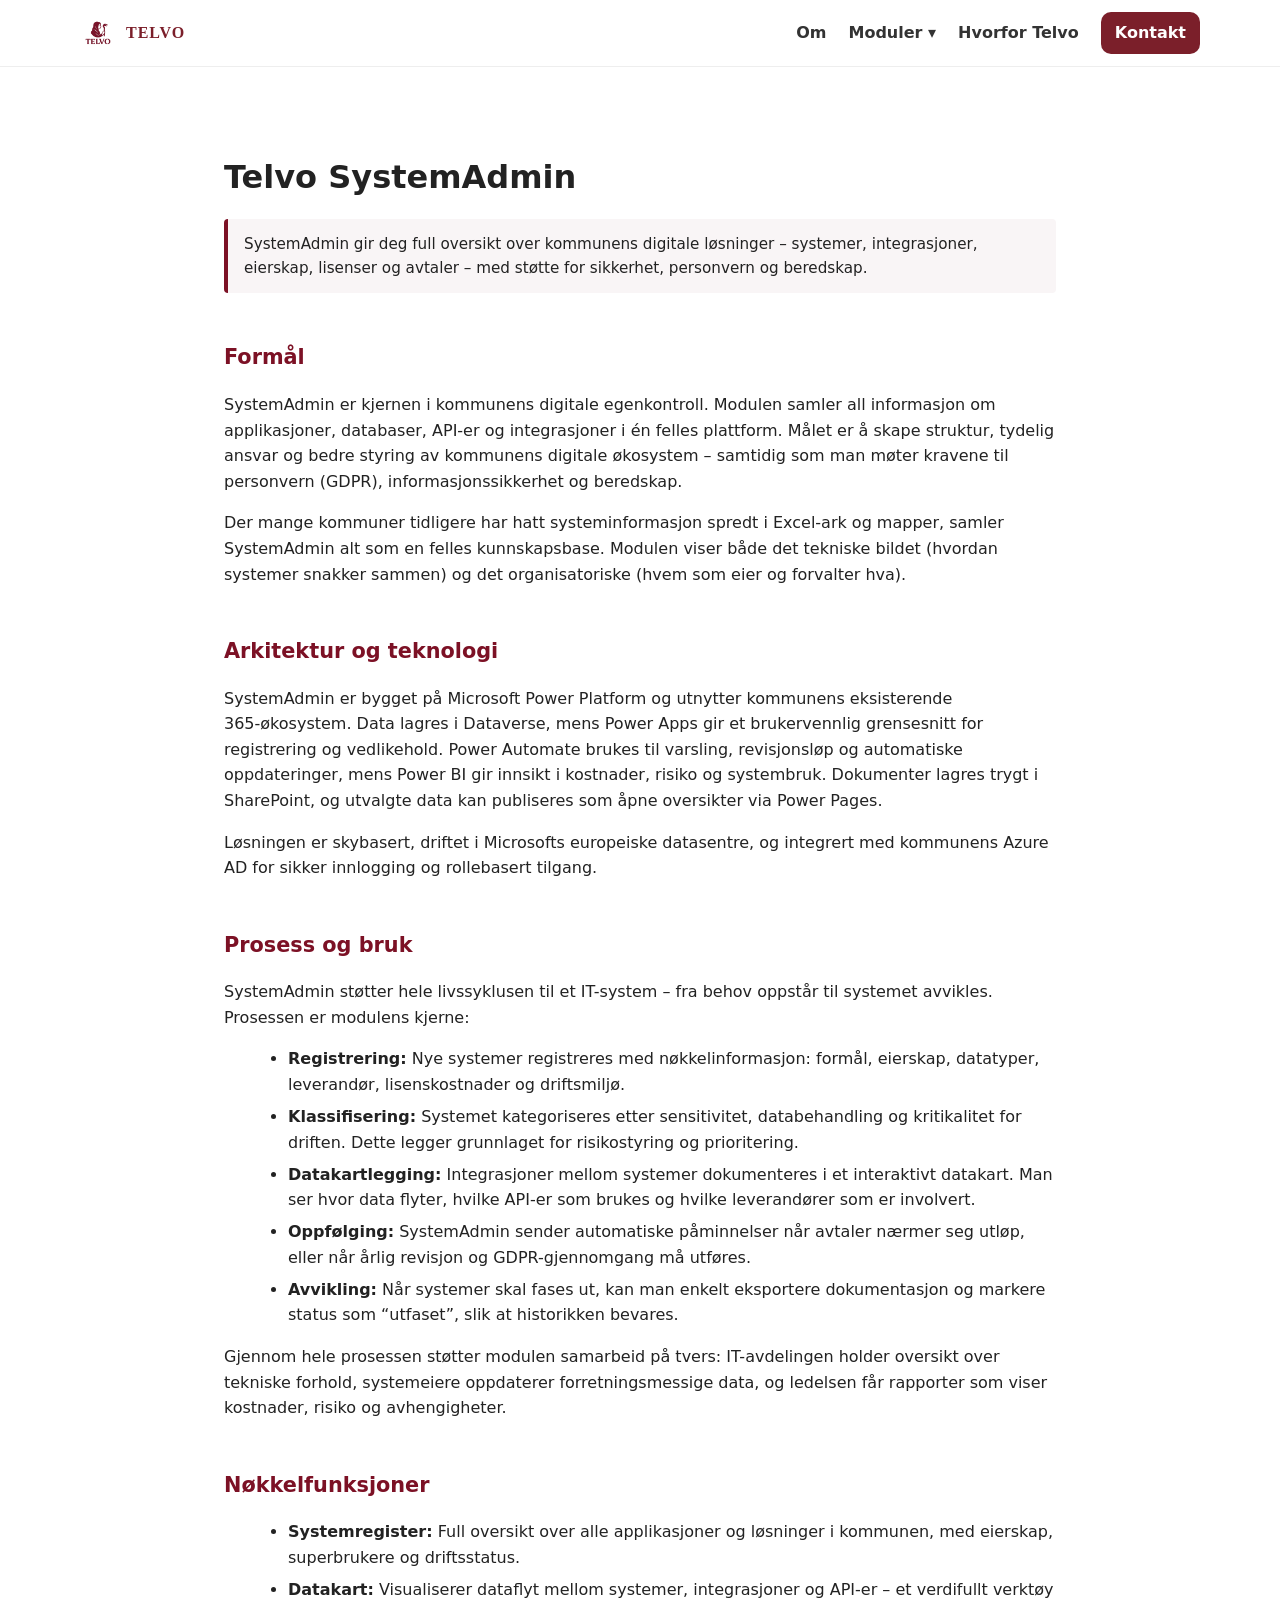
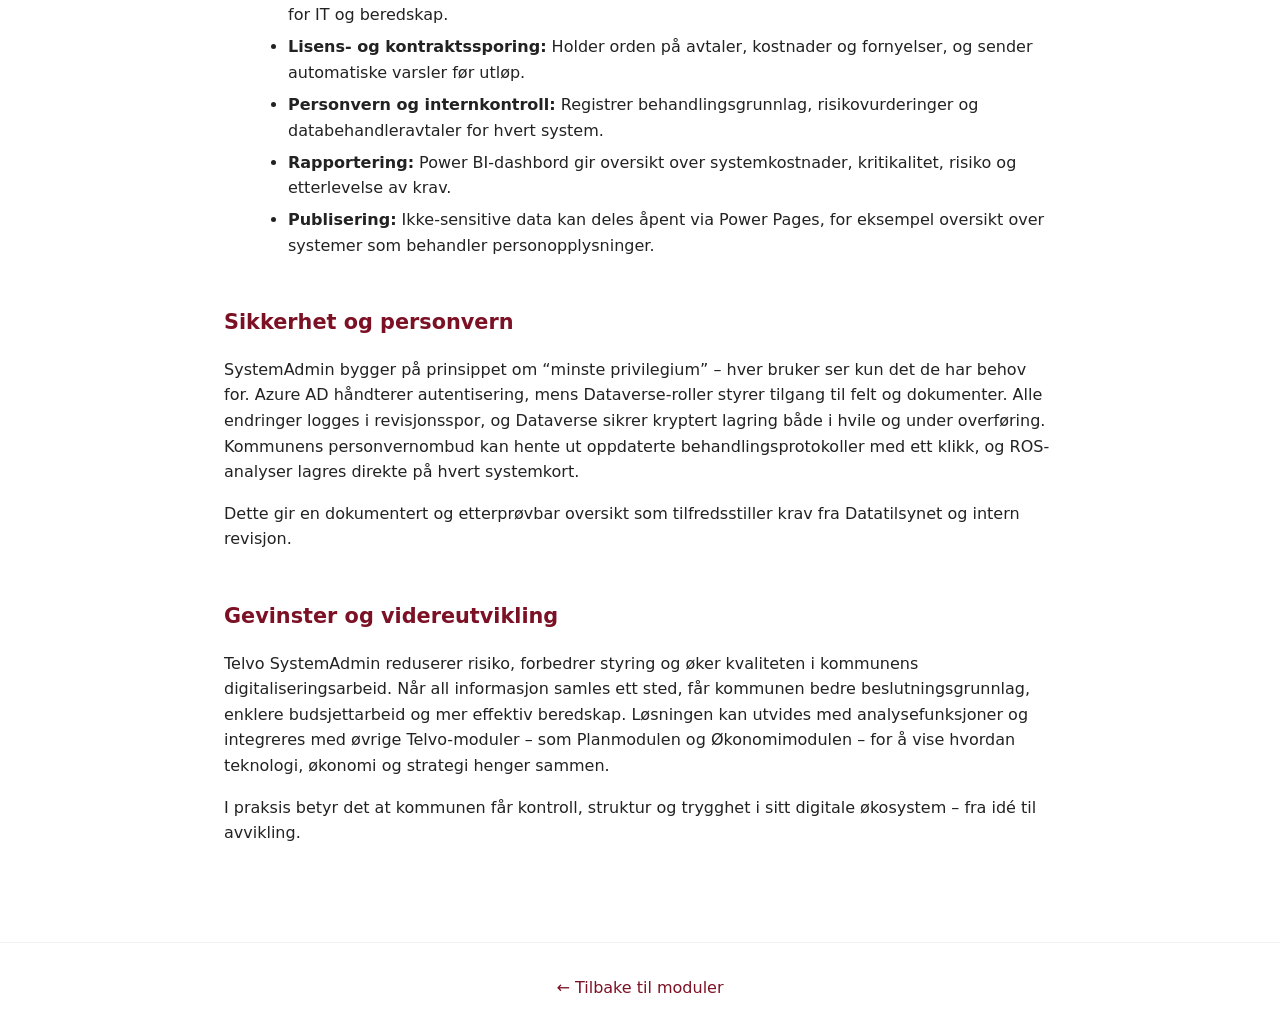
<file: moduler/systemadmin/index.html>
<!doctype html>
<html lang="no">
<head>
  <meta charset="utf-8">
  <meta name="viewport" content="width=device-width, initial-scale=1">
  <title>SystemAdmin – Telvo</title>
  <link rel="stylesheet" href="/styles.css">
  <link rel="icon" href="/assets/telvo-logo.png">
  <meta name="description" content="SystemAdmin gir full oversikt over kommunens digitale løsninger – systemer, integrasjoner, eierskap, lisenser og avtaler – med støtte for sikkerhet, personvern og beredskap.">

  <style>
    /* --- Dropdown (samme som forsiden) --- */
    .dropdown { position: relative; display: inline-block; }
    .dropbtn { cursor: pointer; padding: 0; }
    .dropdown-content {
      display: none;
      position: absolute;
      background-color: #fff;
      min-width: 220px;
      box-shadow: 0 4px 12px rgba(0,0,0,0.15);
      border-radius: 8px;
      padding: 0.5rem 0;
      top: 100%; left: 0;
      z-index: 1000;
      opacity: 0; transform: translateY(5px);
      transition: opacity 0.2s ease, transform 0.2s ease;
    }
    .dropdown-content a {
      color: #222; padding: 0.6rem 1rem;
      display: block; text-decoration: none;
      transition: background 0.2s;
    }
    .dropdown-content a:hover { background: #f5f5f5; }
    .dropdown:hover .dropdown-content,
    .dropdown.active .dropdown-content {
      display: block; opacity: 1; transform: translateY(0);
    }

    /* --- Sideinnhold (lett typografi, ikke overstyr header) --- */
    main {
      max-width: 880px;
      margin: 0 auto;
      padding: 4rem 1.5rem 5rem;
      line-height: 1.6;
      color: #222;
    }
    h1 { font-size: 2rem; margin-bottom: .5rem; }
    h2 { margin-top: 3rem; font-size: 1.3rem; color: #7c1125; }
    p { margin-top: 1rem; }
    ul { margin: 1rem 0 1rem 1.5rem; }
    li { margin-bottom: .4rem; }
    .highlight {
      background: #f9f5f6;
      border-left: 4px solid #7c1125;
      padding: .8rem 1rem;
      border-radius: 4px;
      font-size: .95rem;
    }
    footer {
      text-align: center;
      padding: 2rem 0;
      border-top: 1px solid rgba(0,0,0,0.05);
    }
    footer a { text-decoration: none; color: #7c1125; font-weight: 500; }
  </style>
</head>
<body>

<header class="site-header">
  <div class="container header-inner">
    <a href="/" class="brand">
      <img src="/assets/telvo-logo.png" alt="Telvo logo">
      <span class="brand-name">TELVO</span>
    </a>
    <nav class="nav" id="nav">
      <a href="/#om">Om</a>

      <!-- Dynamisk dropdown for moduler (identisk mekanikk som forsiden) -->
      <div class="dropdown" id="modulesDropdown">
        <a href="/moduler/" class="dropbtn">Moduler ▾</a>
        <div class="dropdown-content" id="modulesList">
          <span style="display:block;padding:0.6rem 1rem;color:#777;">Laster moduler…</span>
        </div>
      </div>

      <a href="/#hvorfor">Hvorfor Telvo</a>
      <a class="cta" href="/#kontakt">Kontakt</a>
    </nav>
  </div>
</header>

<main>
  <h1>Telvo SystemAdmin</h1>
  <p class="highlight">SystemAdmin gir deg full oversikt over kommunens digitale løsninger – systemer, integrasjoner, eierskap, lisenser og avtaler – med støtte for sikkerhet, personvern og beredskap.</p>

  <h2>Formål</h2>
  <p>SystemAdmin er kjernen i kommunens digitale egenkontroll. Modulen samler all informasjon om applikasjoner, databaser, API-er og integrasjoner i én felles plattform. Målet er å skape struktur, tydelig ansvar og bedre styring av kommunens digitale økosystem – samtidig som man møter kravene til personvern (GDPR), informasjonssikkerhet og beredskap.</p>
  <p>Der mange kommuner tidligere har hatt systeminformasjon spredt i Excel-ark og mapper, samler SystemAdmin alt som en felles kunnskapsbase. Modulen viser både det tekniske bildet (hvordan systemer snakker sammen) og det organisatoriske (hvem som eier og forvalter hva).</p>

  <h2>Arkitektur og teknologi</h2>
  <p>SystemAdmin er bygget på Microsoft Power Platform og utnytter kommunens eksisterende 365-økosystem. Data lagres i Dataverse, mens Power Apps gir et brukervennlig grensesnitt for registrering og vedlikehold. Power Automate brukes til varsling, revisjonsløp og automatiske oppdateringer, mens Power BI gir innsikt i kostnader, risiko og systembruk. Dokumenter lagres trygt i SharePoint, og utvalgte data kan publiseres som åpne oversikter via Power Pages.</p>
  <p>Løsningen er skybasert, driftet i Microsofts europeiske datasentre, og integrert med kommunens Azure AD for sikker innlogging og rollebasert tilgang.</p>

  <h2>Prosess og bruk</h2>
  <p>SystemAdmin støtter hele livssyklusen til et IT-system – fra behov oppstår til systemet avvikles. Prosessen er modulens kjerne:</p>
  <ul>
    <li><strong>Registrering:</strong> Nye systemer registreres med nøkkelinformasjon: formål, eierskap, datatyper, leverandør, lisenskostnader og driftsmiljø.</li>
    <li><strong>Klassifisering:</strong> Systemet kategoriseres etter sensitivitet, databehandling og kritikalitet for driften. Dette legger grunnlaget for risikostyring og prioritering.</li>
    <li><strong>Datakartlegging:</strong> Integrasjoner mellom systemer dokumenteres i et interaktivt datakart. Man ser hvor data flyter, hvilke API-er som brukes og hvilke leverandører som er involvert.</li>
    <li><strong>Oppfølging:</strong> SystemAdmin sender automatiske påminnelser når avtaler nærmer seg utløp, eller når årlig revisjon og GDPR-gjennomgang må utføres.</li>
    <li><strong>Avvikling:</strong> Når systemer skal fases ut, kan man enkelt eksportere dokumentasjon og markere status som “utfaset”, slik at historikken bevares.</li>
  </ul>
  <p>Gjennom hele prosessen støtter modulen samarbeid på tvers: IT-avdelingen holder oversikt over tekniske forhold, systemeiere oppdaterer forretningsmessige data, og ledelsen får rapporter som viser kostnader, risiko og avhengigheter.</p>

  <h2>Nøkkelfunksjoner</h2>
  <ul>
    <li><strong>Systemregister:</strong> Full oversikt over alle applikasjoner og løsninger i kommunen, med eierskap, superbrukere og driftsstatus.</li>
    <li><strong>Datakart:</strong> Visualiserer dataflyt mellom systemer, integrasjoner og API-er – et verdifullt verktøy for IT og beredskap.</li>
    <li><strong>Lisens- og kontraktssporing:</strong> Holder orden på avtaler, kostnader og fornyelser, og sender automatiske varsler før utløp.</li>
    <li><strong>Personvern og internkontroll:</strong> Registrer behandlingsgrunnlag, risikovurderinger og databehandleravtaler for hvert system.</li>
    <li><strong>Rapportering:</strong> Power BI-dashbord gir oversikt over systemkostnader, kritikalitet, risiko og etterlevelse av krav.</li>
    <li><strong>Publisering:</strong> Ikke-sensitive data kan deles åpent via Power Pages, for eksempel oversikt over systemer som behandler personopplysninger.</li>
  </ul>

  <h2>Sikkerhet og personvern</h2>
  <p>SystemAdmin bygger på prinsippet om “minste privilegium” – hver bruker ser kun det de har behov for. Azure AD håndterer autentisering, mens Dataverse-roller styrer tilgang til felt og dokumenter. Alle endringer logges i revisjonsspor, og Dataverse sikrer kryptert lagring både i hvile og under overføring. Kommunens personvernombud kan hente ut oppdaterte behandlingsprotokoller med ett klikk, og ROS-analyser lagres direkte på hvert systemkort.</p>
  <p>Dette gir en dokumentert og etterprøvbar oversikt som tilfredsstiller krav fra Datatilsynet og intern revisjon.</p>

  <h2>Gevinster og videreutvikling</h2>
  <p>Telvo SystemAdmin reduserer risiko, forbedrer styring og øker kvaliteten i kommunens digitaliseringsarbeid. Når all informasjon samles ett sted, får kommunen bedre beslutningsgrunnlag, enklere budsjettarbeid og mer effektiv beredskap. Løsningen kan utvides med analysefunksjoner og integreres med øvrige Telvo-moduler – som Planmodulen og Økonomimodulen – for å vise hvordan teknologi, økonomi og strategi henger sammen.</p>
  <p>I praksis betyr det at kommunen får kontroll, struktur og trygghet i sitt digitale økosystem – fra idé til avvikling.</p>
</main>

<footer>
  <a href="/moduler/">← Tilbake til moduler</a>
</footer>

<script>
/* --- Dynamisk modul-dropdown (samme som forsiden) --- */
(async () => {
  const dropdown = document.getElementById('modulesList');
  if (!dropdown) return;

  try {
    const res = await fetch("https://api.github.com/repos/larsvedoy/telvo-site/contents/moduler");
    if (!res.ok) throw new Error('GitHub-svar ' + res.status);
    const data = await res.json();

    dropdown.innerHTML = "";
    data.forEach(item => {
      if (item.type === "dir") {
        const a = document.createElement("a");
        const cleanName = item.name.charAt(0).toUpperCase() + item.name.slice(1);
        a.textContent = cleanName;
        a.href = "/moduler/" + item.name + "/";
        dropdown.appendChild(a);
      }
    });

    if (!dropdown.innerHTML.trim()) {
      dropdown.innerHTML = '<span style="display:block;padding:0.6rem 1rem;color:#777;">Ingen moduler funnet</span>';
    }
  } catch (err) {
    console.warn("Kunne ikke hente moduler fra GitHub:", err);
    dropdown.innerHTML = '<a href="/moduler/plan/">Plan</a>';
  }
})();

/* --- Mobilvennlig dropdown (klikk for å toggle, som forsiden) --- */
document.addEventListener("click", e => {
  const dropdownWrap = document.getElementById("modulesDropdown");
  if (!dropdownWrap) return;
  if (dropdownWrap.contains(e.target)) dropdownWrap.classList.toggle("active");
  else dropdownWrap.classList.remove("active");
});
</script>
</body>
</html>
</file>
<file: styles.css>
/* Telvo minimal design */
:root{
  --bg:#ffffff;
  --ink:#1f1f1f;
  --muted:#666;
  --accent:#7B1F2A; /* burgundy */
  --accent-ink:#ffffff;
  --beige:#f7f3ef;
  --ring: rgba(123,31,42,0.15);
}

*{box-sizing:border-box}
html,body{margin:0;padding:0;background:var(--bg);color:var(--ink);font-family:Inter,system-ui,-apple-system,Segoe UI,Roboto,Helvetica,Arial,sans-serif;line-height:1.6}
img{max-width:100%;display:block}
a{color:var(--accent);text-decoration:none}
a:hover{text-decoration:underline}

.container{width:min(1120px,92%);margin-inline:auto}

.site-header{
  position:sticky;top:0;z-index:50;background:rgba(255,255,255,0.85);backdrop-filter:saturate(180%) blur(10px);
  border-bottom:1px solid #eee;
}
.header-inner{display:flex;align-items:center;justify-content:space-between;padding:12px 0}
.brand{display:flex;gap:10px;align-items:center}
.brand img{height:36px;width:auto}
.brand-name{font-family:'Playfair Display', serif;font-weight:700;letter-spacing:1px;color:var(--accent)}

.nav{display:flex;gap:22px;align-items:center}
.nav a{font-weight:600;color:#333}
.nav a.cta{background:var(--accent);color:var(--accent-ink);padding:8px 14px;border-radius:10px}
.nav a.cta:hover{filter:brightness(1.05);text-decoration:none}

.hamburger{display:none;background:none;border:0;padding:8px;cursor:pointer}
.hamburger span{display:block;width:24px;height:2px;background:#333;margin:5px 0;transition:.25s}

.hero{background:linear-gradient(180deg, var(--beige), #fff 60%);padding:96px 0 64px}
.hero h1{font-family:'Playfair Display', serif;font-size:clamp(28px,4.5vw,48px);line-height:1.15;margin:0 0 10px}
.lead{font-size:1.125rem;color:#444;max-width:56ch}
.hero-actions{display:flex;gap:12px;margin-top:18px}
.btn{display:inline-block;padding:12px 18px;border-radius:12px;border:1px solid #ddd;font-weight:600}
.btn.primary{background:var(--accent);border-color:var(--accent);color:var(--accent-ink)}
.btn.ghost{background:transparent}

.section{padding:64px 0}
.section.alt{background:#faf9f8}
.section h2{font-family:'Playfair Display', serif;font-size:clamp(22px,3vw,32px);margin:0 0 16px}

.cards{display:grid;grid-template-columns:repeat(4,1fr);gap:16px;margin-top:8px}
.card{background:#fff;border:1px solid #eee;border-radius:16px;padding:18px;box-shadow:0 10px 20px -12px var(--ring)}
.card h3{margin:0 0 8px;font-size:1.1rem}
.card p{margin:0;color:#444}

.bullets{display:grid;gap:10px;margin:0;padding-left:18px}
.bullets li{margin-left:12px}

.contact .smallprint{color:var(--muted);margin-top:12px}

/* Mobile */
@media (max-width: 880px){
  .cards{grid-template-columns:1fr 1fr}
}
@media (max-width: 560px){
  .nav{position:fixed;top:64px;right:16px;background:#fff;border:1px solid #eee;border-radius:12px;box-shadow:0 16px 32px -16px var(--ring);padding:10px 12px;display:none;flex-direction:column;gap:10px}
  .nav.open{display:flex}
  .hamburger{display:block}
  .cards{grid-template-columns:1fr}
}
</file>
